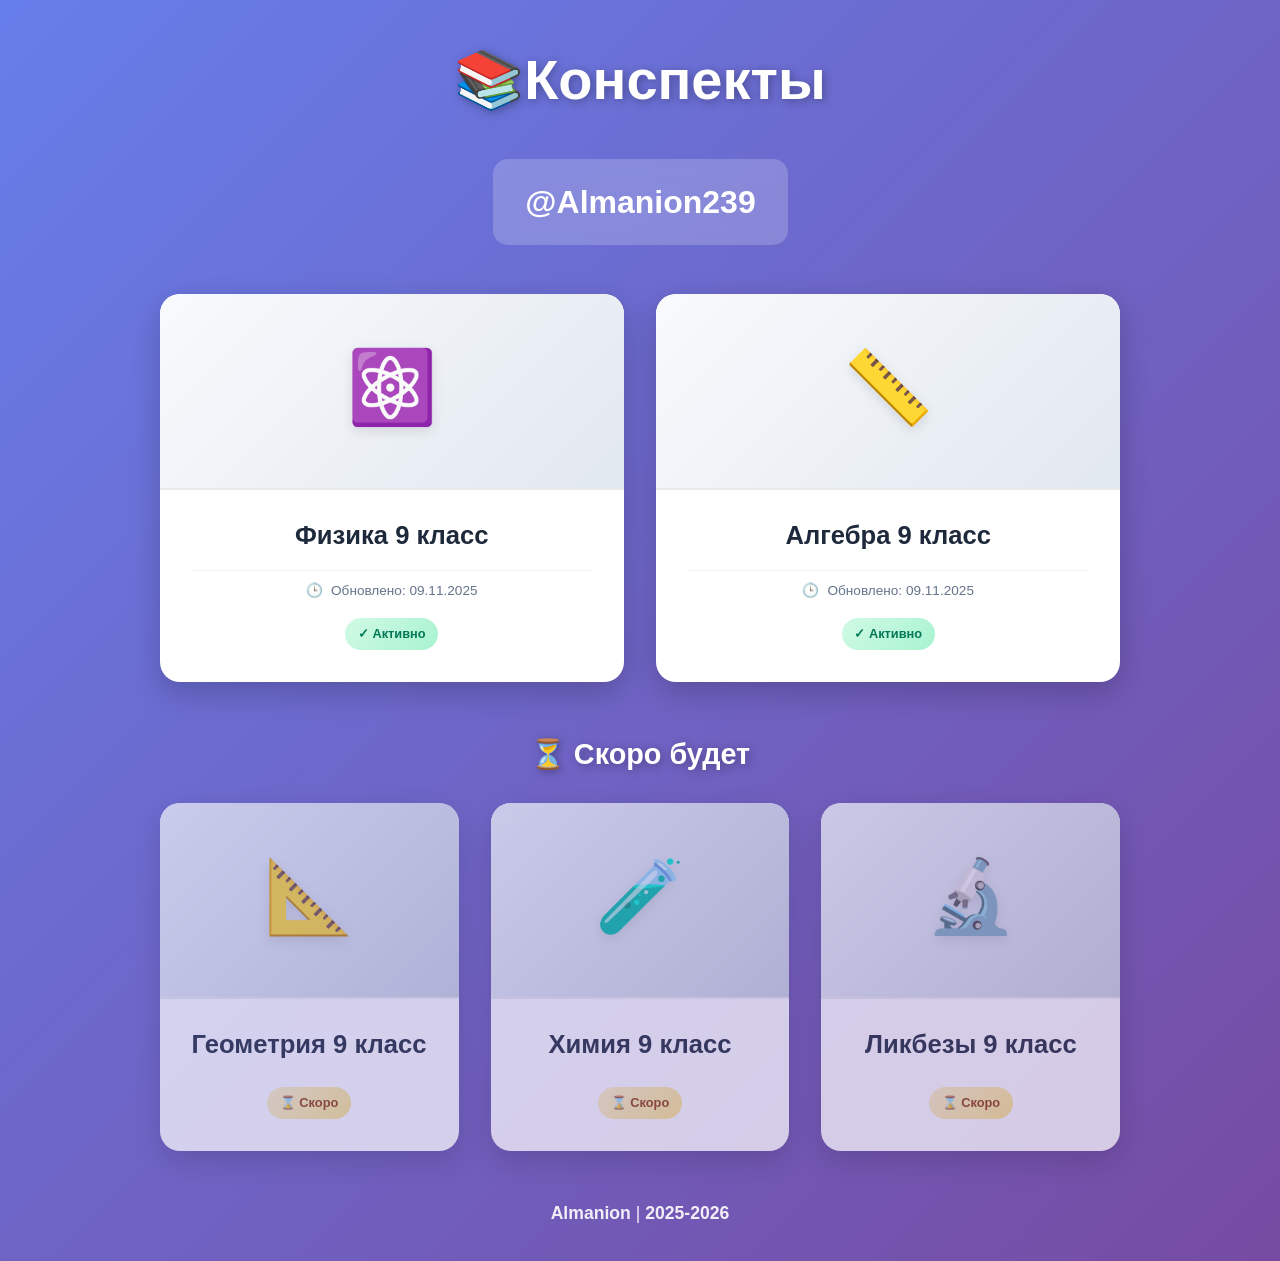
<file: home.html>
<!DOCTYPE html>
<html lang="ru">
<head>
    <meta charset="UTF-8">
    <meta name="viewport" content="width=device-width, initial-scale=1.0">
    <title>Мои Конспекты | Almanion</title>
    <link rel="stylesheet" href="style.css">
    <style>
        body {
            display: flex;
            justify-content: center;
            align-items: center;
            min-height: 100vh;
            background: linear-gradient(135deg, #667eea 0%, #764ba2 100%);
            font-family: 'Segoe UI', sans-serif;
        }

        .home-container {
            max-width: 1200px;
            padding: 2rem;
        }

        .home-header {
            text-align: center;
            color: white;
            margin-bottom: 3rem;
        }

        .home-header h1 {
            font-size: 3.5rem;
            margin-bottom: 1rem;
            text-shadow: 2px 2px 10px rgba(0, 0, 0, 0.3);
            animation: fadeInDown 0.8s ease;
        }

        .home-header p {
            font-size: 1.3rem;
            opacity: 0.95;
            animation: fadeInUp 0.8s ease;
        }

        .subjects-section {
            margin-top: 2rem;
        }

        .section-title {
            color: white;
            font-size: 1.8rem;
            margin-bottom: 1.5rem;
            text-align: center;
            font-weight: 600;
            text-shadow: 2px 2px 10px rgba(0, 0, 0, 0.3);
        }

        .subjects-grid {
            display: grid;
            grid-template-columns: repeat(2, 1fr);
            gap: 2rem;
            margin-bottom: 3rem;
        }

        .subjects-grid.coming-soon {
            grid-template-columns: repeat(3, 1fr);
        }

        @media (max-width: 1200px) {
            .subjects-grid.coming-soon {
                grid-template-columns: repeat(2, 1fr);
            }
        }

        @media (max-width: 768px) {
            .subjects-grid {
                grid-template-columns: 1fr;
            }
            
            .subjects-grid.coming-soon {
                grid-template-columns: 1fr;
            }
        }

        .subject-card {
            background: white;
            border-radius: 20px;
            padding: 0;
            box-shadow: 0 10px 30px rgba(0, 0, 0, 0.2);
            transition: all 0.4s cubic-bezier(0.4, 0, 0.2, 1);
            cursor: pointer;
            text-decoration: none;
            color: inherit;
            display: flex;
            flex-direction: column;
            animation: fadeIn 0.8s ease;
            overflow: hidden;
            position: relative;
        }

        .subject-card:hover {
            transform: translateY(-10px) scale(1.02);
            box-shadow: 0 20px 50px rgba(0, 0, 0, 0.3);
        }

        .subject-card::before {
            content: '';
            position: absolute;
            top: 0;
            left: 0;
            width: 100%;
            height: 5px;
            background: linear-gradient(90deg, #2563eb, #7c3aed, #db2777);
            opacity: 0;
            transition: opacity 0.3s ease;
        }

        .subject-card:hover::before {
            opacity: 1;
        }

        .card-header {
            background: linear-gradient(135deg, #f8fafc 0%, #e2e8f0 100%);
            padding: 2rem;
            text-align: center;
            border-bottom: 2px solid #e9ecef;
        }

        .subject-icon {
            font-size: 4.5rem;
            margin-bottom: 0.5rem;
            display: block;
            filter: drop-shadow(0 4px 6px rgba(0, 0, 0, 0.1));
        }

        .card-body {
            padding: 1.5rem 2rem 2rem;
            flex: 1;
            display: flex;
            flex-direction: column;
        }

        .subject-card h2 {
            font-size: 1.6rem;
            color: #1e293b;
            margin-bottom: 0.8rem;
            font-weight: 700;
            text-align: center;
        }

        .subject-card p {
            color: #6c757d;
            line-height: 1.6;
        }

        .card-info {
            margin-top: auto;
        }

        .topics-count {
            display: flex;
            align-items: center;
            justify-content: center;
            gap: 0.5rem;
            margin-bottom: 0.8rem;
            padding: 0.6rem 1rem;
            background: linear-gradient(135deg, #f1f5f9, #e2e8f0);
            border-radius: 10px;
            color: #475569;
            font-weight: 600;
            font-size: 0.95rem;
        }

        .last-update {
            display: flex;
            align-items: center;
            justify-content: center;
            gap: 0.5rem;
            padding: 0.5rem;
            color: #64748b;
            font-size: 0.85rem;
            border-top: 1px solid #f1f5f9;
        }

        .status-badge {
            display: inline-block;
            padding: 0.3rem 0.8rem;
            border-radius: 20px;
            font-size: 0.8rem;
            font-weight: 600;
            margin-top: 0.5rem;
        }

        .status-active {
            background: linear-gradient(135deg, #d1fae5, #a7f3d0);
            color: #047857;
        }

        .status-coming {
            background: linear-gradient(135deg, #fef3c7, #fde68a);
            color: #92400e;
        }

        .coming-soon-card {
            opacity: 0.7;
            pointer-events: none;
        }

        .coming-soon-card .card-header {
            background: linear-gradient(135deg, #f1f5f9 0%, #cbd5e1 100%);
        }


        @keyframes fadeInDown {
            from {
                opacity: 0;
                transform: translateY(-30px);
            }
            to {
                opacity: 1;
                transform: translateY(0);
            }
        }

        @keyframes fadeInUp {
            from {
                opacity: 0;
                transform: translateY(30px);
            }
            to {
                opacity: 1;
                transform: translateY(0);
            }
        }

        @keyframes fadeIn {
            from {
                opacity: 0;
            }
            to {
                opacity: 1;
            }
        }

        .stats {
            display: flex;
            justify-content: center;
            gap: 2rem;
            margin-top: 2rem;
            flex-wrap: wrap;
        }

        .stat-item {
            background: rgba(255, 255, 255, 0.2);
            padding: 1rem 2rem;
            border-radius: 15px;
            backdrop-filter: blur(10px);
            color: white;
            text-align: center;
        }

        .stat-item .number {
            font-size: 2rem;
            font-weight: bold;
            display: block;
        }

        .stat-item .label {
            font-size: 0.9rem;
            opacity: 0.9;
        }

        @media (max-width: 768px) {
            .home-header h1 {
                font-size: 2.5rem;
            }

            .home-header p {
                font-size: 1.1rem;
            }
        }
    </style>
</head>
<body>

    <div class="home-container">
        <div class="home-header">
            <h1>📚Конспекты</h1>
            
            <div class="stats">
                <div class="stat-item">
                    <span class="number">@Almanion239</span>
                </div>
            </div>
        </div>

        <!-- Активные предметы -->
        <div class="subjects-section">
            <div class="subjects-grid">
                <!-- Физика -->
                <a href="index.html" class="subject-card">
                    <div class="card-header">
                        <div class="subject-icon">⚛️</div>
                    </div>
                    <div class="card-body">
                        <h2>Физика 9 класс</h2>
                        <div class="card-info">
                            <div class="last-update">
                                <span>🕒</span>
                                <span>Обновлено: 09.11.2025</span>
                            </div>
                            <div style="text-align: center;">
                                <span class="status-badge status-active">✓ Активно</span>
                            </div>
                        </div>
                    </div>
                </a>

                <!-- Алгебра -->
                <a href="math.html" class="subject-card">
                    <div class="card-header">
                        <div class="subject-icon">📏</div>
                    </div>
                    <div class="card-body">
                        <h2>Алгебра 9 класс</h2>
                        <div class="card-info">
                            <div class="last-update">
                                <span>🕒</span>
                                <span>Обновлено: 09.11.2025</span>
                            </div>
                            <div style="text-align: center;">
                                <span class="status-badge status-active">✓ Активно</span>
                            </div>
                        </div>
                    </div>
                </a>
            </div>
        </div>

        <!-- Скоро -->
        <div class="subjects-section">
            <h3 class="section-title">⏳ Скоро будет</h3>
            <div class="subjects-grid coming-soon">
                <!-- Геометрия -->
                <a href="template.html" class="subject-card coming-soon-card">
                    <div class="card-header">
                        <div class="subject-icon">📐</div>
                    </div>
                    <div class="card-body">
                        <h2>Геометрия 9 класс</h2>
                        <div class="card-info">
                            <div style="text-align: center;">
                                <span class="status-badge status-coming">⌛ Скоро</span>
                            </div>
                        </div>
                    </div>
                </a>

                <!-- Химия -->
                <a href="template.html" class="subject-card coming-soon-card">
                    <div class="card-header">
                        <div class="subject-icon">🧪</div>
                    </div>
                    <div class="card-body">
                        <h2>Химия 9 класс</h2>
                        <div class="card-info">
                            <div style="text-align: center;">
                                <span class="status-badge status-coming">⌛ Скоро</span>
                            </div>
                        </div>
                    </div>
                </a>

                <!-- Ликбезы -->
                <a href="template.html" class="subject-card coming-soon-card">
                    <div class="card-header">
                        <div class="subject-icon">🔬</div>
                    </div>
                    <div class="card-body">
                        <h2>Ликбезы 9 класс</h2>
                        <div class="card-info">
                            <div style="text-align: center;">
                                <span class="status-badge status-coming">⌛ Скоро</span>
                            </div>
                        </div>
                    </div>
                </a>
            </div>
        </div>

        <div style="text-align: center; margin-top: 3rem; color: white;">
            <p style="font-size: 1.1rem; opacity: 0.9;">
                <strong>Almanion</strong> | <strong>2025-2026</strong>
            </p>
        </div>
    </div>

    <script>
        // Анимация карточек при загрузке
        document.addEventListener('DOMContentLoaded', () => {
            const cards = document.querySelectorAll('.subject-card');
            cards.forEach((card, index) => {
                card.style.animationDelay = `${index * 0.1}s`;
            });
        });
    </script>
</body>
</html>
</file>
<file: style.css>
/* ============================================
   ОСНОВНЫЕ СТИЛИ И ПЕРЕМЕННЫЕ
   ============================================ */

:root {
    /* Цветовая схема - светлая тема */
    --bg-primary: #ffffff;
    --bg-secondary: #f8f9fa;
    --bg-tertiary: #e9ecef;
    --text-primary: #212529;
    --text-secondary: #6c757d;
    --accent-color: #2563eb;
    --accent-hover: #1e40af;
    --border-color: #dee2e6;
    
    /* Цвета для блоков */
    --definition-bg: #eff6ff;
    --definition-border: #3b82f6;
    --formula-bg: #dbeafe;
    --formula-border: #2563eb;
    --remark-bg: #fef3c7;
    --remark-border: #f59e0b;
    --experiment-bg: #fef2f2;
    --experiment-border: #ef4444;
    --derivation-bg: #dcfce7;
    --derivation-border: #22c55e;
    
    /* Размеры */
    --sidebar-width: 320px;
    --border-radius: 12px;
    --spacing: 1.5rem;
    
    /* Тени */
    --shadow-sm: 0 1px 3px rgba(0, 0, 0, 0.1);
    --shadow-md: 0 4px 6px rgba(0, 0, 0, 0.1);
    --shadow-lg: 0 10px 25px rgba(0, 0, 0, 0.15);
    
    /* Анимации */
    --transition: all 0.3s cubic-bezier(0.4, 0, 0.2, 1);
}


* {
    margin: 0;
    padding: 0;
    box-sizing: border-box;
}

body {
    font-family: 'Segoe UI', -apple-system, BlinkMacSystemFont, 'Roboto', 'Oxygen',
        'Ubuntu', 'Cantarell', 'Fira Sans', 'Droid Sans', 'Helvetica Neue', sans-serif;
    background-color: var(--bg-primary);
    color: var(--text-primary);
    line-height: 1.7;
    overflow-x: hidden;
    transition: var(--transition);
}

/* ============================================
   БОКОВАЯ ПАНЕЛЬ НАВИГАЦИИ
   ============================================ */

.sidebar {
    position: fixed;
    left: 0;
    top: 0;
    width: var(--sidebar-width);
    height: 100vh;
    background: var(--bg-secondary);
    border-right: 1px solid var(--border-color);
    overflow-y: auto;
    z-index: 1000;
    transition: var(--transition);
    box-shadow: var(--shadow-lg);
}

.sidebar::-webkit-scrollbar {
    width: 8px;
}

.sidebar::-webkit-scrollbar-track {
    background: var(--bg-tertiary);
}

.sidebar::-webkit-scrollbar-thumb {
    background: var(--accent-color);
    border-radius: 4px;
}

.sidebar-header {
    padding: var(--spacing);
    background: linear-gradient(135deg, var(--accent-color), var(--accent-hover));
    color: white;
    position: sticky;
    top: 0;
    z-index: 10;
    display: flex;
    justify-content: space-between;
    align-items: center;
}

.sidebar-header h2 {
    font-size: 1.4rem;
    font-weight: 600;
}

.close-sidebar {
    display: none;
    background: rgba(255, 255, 255, 0.2);
    border: none;
    color: white;
    width: 32px;
    height: 32px;
    border-radius: 50%;
    cursor: pointer;
    font-size: 1.2rem;
    transition: var(--transition);
}

.close-sidebar:hover {
    background: rgba(255, 255, 255, 0.3);
    transform: rotate(90deg);
}

/* Поиск */
.search-box {
    padding: 1rem var(--spacing);
    background: var(--bg-tertiary);
    border-bottom: 1px solid var(--border-color);
}

.search-box input {
    width: 100%;
    padding: 0.75rem 1rem;
    border: 1px solid var(--border-color);
    border-radius: 8px;
    background: var(--bg-primary);
    color: var(--text-primary);
    font-size: 0.95rem;
    transition: var(--transition);
}

.search-box input:focus {
    outline: none;
    border-color: var(--accent-color);
    box-shadow: 0 0 0 3px rgba(37, 99, 235, 0.1);
}

/* Навигационное меню */
.nav-menu {
    padding: 1rem 0;
}

.nav-section {
    margin-bottom: 1.5rem;
}

.nav-section h3 {
    padding: 0.5rem var(--spacing);
    font-size: 0.85rem;
    text-transform: uppercase;
    letter-spacing: 0.05em;
    color: var(--text-secondary);
    font-weight: 600;
}

.nav-section ul {
    list-style: none;
}

.nav-link {
    display: block;
    padding: 0.75rem var(--spacing);
    color: var(--text-primary);
    text-decoration: none;
    transition: var(--transition);
    border-left: 3px solid transparent;
    font-size: 0.95rem;
}

.nav-link:hover {
    background: var(--bg-tertiary);
    border-left-color: var(--accent-color);
    padding-left: calc(var(--spacing) + 0.5rem);
}

.nav-link.active {
    background: linear-gradient(90deg, rgba(37, 99, 235, 0.1), transparent);
    border-left-color: var(--accent-color);
    color: var(--accent-color);
    font-weight: 600;
}


/* Кнопка меню (мобильные) */
.menu-toggle {
    display: none;
    position: fixed;
    top: 1rem;
    left: 1rem;
    width: 48px;
    height: 48px;
    background: var(--accent-color);
    color: white;
    border: none;
    border-radius: 12px;
    font-size: 1.5rem;
    cursor: pointer;
    z-index: 999;
    box-shadow: var(--shadow-lg);
    transition: var(--transition);
}

.menu-toggle:hover {
    background: var(--accent-hover);
    transform: scale(1.05);
}

/* ============================================
   ОСНОВНОЙ КОНТЕНТ
   ============================================ */

.main-content {
    margin-left: var(--sidebar-width);
    padding: 2rem;
    max-width: 1200px;
    transition: var(--transition);
}

/* Заголовок страницы */
.page-header {
    text-align: center;
    padding: 3rem 0;
    background: linear-gradient(135deg, var(--accent-color), var(--accent-hover));
    color: white;
    border-radius: var(--border-radius);
    margin-bottom: 2rem;
    box-shadow: var(--shadow-lg);
    position: relative;
    overflow: hidden;
}

.page-header::before {
    content: '';
    position: absolute;
    top: -50%;
    left: -50%;
    width: 200%;
    height: 200%;
    background: linear-gradient(
        45deg,
        transparent,
        rgba(255, 255, 255, 0.1),
        transparent
    );
    animation: shimmer 3s infinite;
}

@keyframes shimmer {
    0% { transform: translateX(-100%) translateY(-100%) rotate(45deg); }
    100% { transform: translateX(100%) translateY(100%) rotate(45deg); }
}

.page-header h1 {
    font-size: 2.5rem;
    font-weight: 700;
    margin-bottom: 0.5rem;
    position: relative;
}

.subtitle {
    font-size: 1.1rem;
    opacity: 0.9;
    position: relative;
}

/* Разделы контента */
.content-section {
    margin-bottom: 2rem;
}

.part-title {
    font-size: 2rem;
    color: var(--accent-color);
    margin-bottom: 1.5rem;
    padding-bottom: 0.5rem;
    border-bottom: 3px solid var(--accent-color);
    position: relative;
}

.part-title::after {
    content: '';
    position: absolute;
    bottom: -3px;
    left: 0;
    width: 100px;
    height: 3px;
    background: var(--accent-hover);
    animation: expandLine 2s ease-in-out infinite;
}

@keyframes expandLine {
    0%, 100% { width: 100px; }
    50% { width: 150px; }
}

/* Топики/Статьи */
.topic {
    background: var(--bg-secondary);
    padding: 2rem;
    border-radius: var(--border-radius);
    margin-bottom: 2rem;
    box-shadow: var(--shadow-md);
    transition: var(--transition);
    scroll-margin-top: 2rem;
}

.topic:hover {
    box-shadow: var(--shadow-lg);
    transform: translateY(-2px);
}

.topic-title {
    font-size: 1.75rem;
    color: var(--accent-color);
    margin-bottom: 1.5rem;
    display: flex;
    align-items: center;
    gap: 0.5rem;
}

.topic-title::before {
    content: '📌';
    font-size: 1.5rem;
}

.subsection-title {
    font-size: 1.3rem;
    color: var(--accent-color);
    margin: 2rem 0 1rem;
    padding: 1rem 1.5rem;
    background: linear-gradient(90deg, rgba(37, 99, 235, 0.1), transparent);
    border-left: 5px solid var(--accent-color);
    border-radius: 0 8px 8px 0;
    font-weight: 600;
}

/* ============================================
   СПЕЦИАЛЬНЫЕ БЛОКИ
   ============================================ */

/* Определения */
.definition-box {
    background: var(--definition-bg);
    border-left: 4px solid var(--definition-border);
    padding: 1.25rem;
    margin: 1rem 0;
    border-radius: 8px;
    box-shadow: var(--shadow-sm);
    transition: var(--transition);
}

.definition-box:hover {
    box-shadow: var(--shadow-md);
    transform: translateX(4px);
}

.definition-box strong {
    color: var(--definition-border);
    font-size: 1.1rem;
}

/* Формулы */
.formula-box {
    background: var(--formula-bg);
    border: 2px solid var(--formula-border);
    padding: 1.5rem;
    margin: 1rem 0;
    border-radius: 8px;
    box-shadow: var(--shadow-sm);
    position: relative;
    overflow: hidden;
}


.formula-box p {
    margin-bottom: 0.75rem;
}

/* Замечания */
.remark-box {
    background: var(--remark-bg);
    border-left: 4px solid var(--remark-border);
    padding: 1rem;
    margin: 1rem 0;
    border-radius: 8px;
    font-style: italic;
    box-shadow: var(--shadow-sm);
    position: relative;
}

.remark-box::before {
    content: '💡';
    position: absolute;
    top: 1rem;
    right: 1rem;
    font-size: 1.5rem;
    opacity: 0.6;
}

/* Эксперименты */
.experiment-box {
    background: var(--experiment-bg);
    border: 2px solid var(--experiment-border);
    padding: 1.5rem;
    margin: 1.5rem 0;
    border-radius: 12px;
    box-shadow: var(--shadow-md);
}

.experiment-box h4 {
    color: var(--experiment-border);
    margin-bottom: 1rem;
    font-size: 1.3rem;
}

.exp-section {
    background: var(--bg-primary);
    padding: 1rem;
    margin: 0.75rem 0;
    border-radius: 8px;
    border-left: 3px solid var(--experiment-border);
}

.exp-section strong {
    color: var(--experiment-border);
    display: block;
    margin-bottom: 0.5rem;
}

/* Выводы формул */
.derivation-box {
    background: var(--derivation-bg);
    border: 2px solid var(--derivation-border);
    padding: 1rem;
    margin: 1rem 0;
    border-radius: 8px;
    box-shadow: var(--shadow-sm);
}

.toggle-derivation {
    background: var(--derivation-border);
    color: white;
    border: none;
    padding: 0.75rem 1.5rem;
    border-radius: 6px;
    cursor: pointer;
    font-size: 0.95rem;
    font-weight: 500;
    transition: var(--transition);
    display: flex;
    align-items: center;
    gap: 0.5rem;
}

.toggle-derivation:hover {
    transform: translateY(-2px);
    box-shadow: var(--shadow-md);
    opacity: 0.9;
}

.derivation-content {
    display: none;
    margin-top: 1rem;
    padding-top: 1rem;
    border-top: 1px solid var(--derivation-border);
    animation: fadeIn 0.3s ease;
}

.derivation-content.show {
    display: block;
}

/* Системы уравнений */
.system-box {
    background: var(--formula-bg);
    border: 2px solid var(--formula-border);
    padding: 1.5rem;
    margin: 1rem 0;
    border-radius: 8px;
    box-shadow: var(--shadow-sm);
}

/* Свойства/список */
.properties-box {
    background: var(--definition-bg);
    border-left: 4px solid var(--definition-border);
    padding: 1.25rem;
    margin: 1rem 0;
    border-radius: 8px;
    box-shadow: var(--shadow-sm);
}

.properties-box ol,
.properties-box ul {
    margin-top: 0.5rem;
}

.properties-box li {
    margin: 0.75rem 0;
}

@keyframes fadeIn {
    from {
        opacity: 0;
        transform: translateY(-10px);
    }
    to {
        opacity: 1;
        transform: translateY(0);
    }
}

/* ============================================
   ТИПОГРАФИКА
   ============================================ */

ol, ul {
    padding-left: 1.5rem;
    margin: 0.75rem 0;
}

li {
    margin: 0.5rem 0;
}

em {
    color: var(--accent-color);
    font-weight: 500;
}

/* KaTeX формулы */
.katex {
    font-size: 1.1em;
}

.katex-display {
    margin: 1rem 0;
    overflow-x: auto;
    overflow-y: hidden;
}

/* ============================================
   ФУТЕР
   ============================================ */

.page-footer {
    text-align: center;
    padding: 2rem;
    margin-top: 3rem;
    border-top: 2px solid var(--border-color);
    color: var(--text-secondary);
}

.page-footer p {
    margin: 0.5rem 0;
}

/* ============================================
   КНОПКА "НАВЕРХ"
   ============================================ */

.scroll-to-top {
    position: fixed;
    bottom: 2rem;
    right: 2rem;
    width: 50px;
    height: 50px;
    background: var(--accent-color);
    color: white;
    border: none;
    border-radius: 50%;
    font-size: 1.5rem;
    cursor: pointer;
    opacity: 0;
    visibility: hidden;
    transition: var(--transition);
    box-shadow: var(--shadow-lg);
    z-index: 999;
}

.scroll-to-top.visible {
    opacity: 1;
    visibility: visible;
}

.scroll-to-top:hover {
    background: var(--accent-hover);
    transform: translateY(-5px);
}

/* ============================================
   АДАПТИВНОСТЬ
   ============================================ */

@media (max-width: 1024px) {
    :root {
        --sidebar-width: 280px;
    }
    
    .page-header h1 {
        font-size: 2rem;
    }
    
    .topic-title {
        font-size: 1.5rem;
    }
}

@media (max-width: 768px) {
    .sidebar {
        transform: translateX(-100%);
    }
    
    .sidebar.open {
        transform: translateX(0);
    }
    
    .close-sidebar {
        display: block;
    }
    
    .menu-toggle {
        display: block;
    }
    
    .main-content {
        margin-left: 0;
        padding: 1rem;
    }
    
    .page-header {
        padding: 2rem 1rem;
    }
    
    .page-header h1 {
        font-size: 1.75rem;
    }
    
    .subtitle {
        font-size: 1rem;
    }
    
    .topic {
        padding: 1.5rem;
    }
    
    .topic-title {
        font-size: 1.3rem;
    }
    
    .scroll-to-top {
        bottom: 1rem;
        right: 1rem;
        width: 45px;
        height: 45px;
    }
}

@media (max-width: 480px) {
    .page-header h1 {
        font-size: 1.5rem;
    }
    
    .topic {
        padding: 1rem;
    }
    
    .definition-box,
    .formula-box,
    .remark-box,
    .experiment-box {
        padding: 1rem;
    }
    
    .katex {
        font-size: 1em;
    }
}

/* ============================================
   АНИМАЦИИ И ЭФФЕКТЫ
   ============================================ */

@keyframes pulse {
    0%, 100% {
        opacity: 1;
    }
    50% {
        opacity: 0.6;
    }
}

.loading {
    animation: pulse 2s ease-in-out infinite;
}

/* Плавное появление элементов при скролле */
.fade-in {
    opacity: 0;
    transform: translateY(20px);
    transition: opacity 0.6s ease, transform 0.6s ease;
}

.fade-in.visible {
    opacity: 1;
    transform: translateY(0);
}

/* Подсветка при поиске */
.highlight {
    background-color: yellow;
    color: black;
    padding: 2px 4px;
    border-radius: 3px;
}

/* ============================================
   ПЕЧАТЬ
   ============================================ */

@media print {
    .sidebar,
    .menu-toggle,
    .scroll-to-top {
        display: none !important;
    }
    
    .main-content {
        margin-left: 0;
        max-width: 100%;
    }
    
    .topic {
        page-break-inside: avoid;
        box-shadow: none;
    }
    
    .page-header {
        background: none !important;
        color: black !important;
    }
}
</file>
